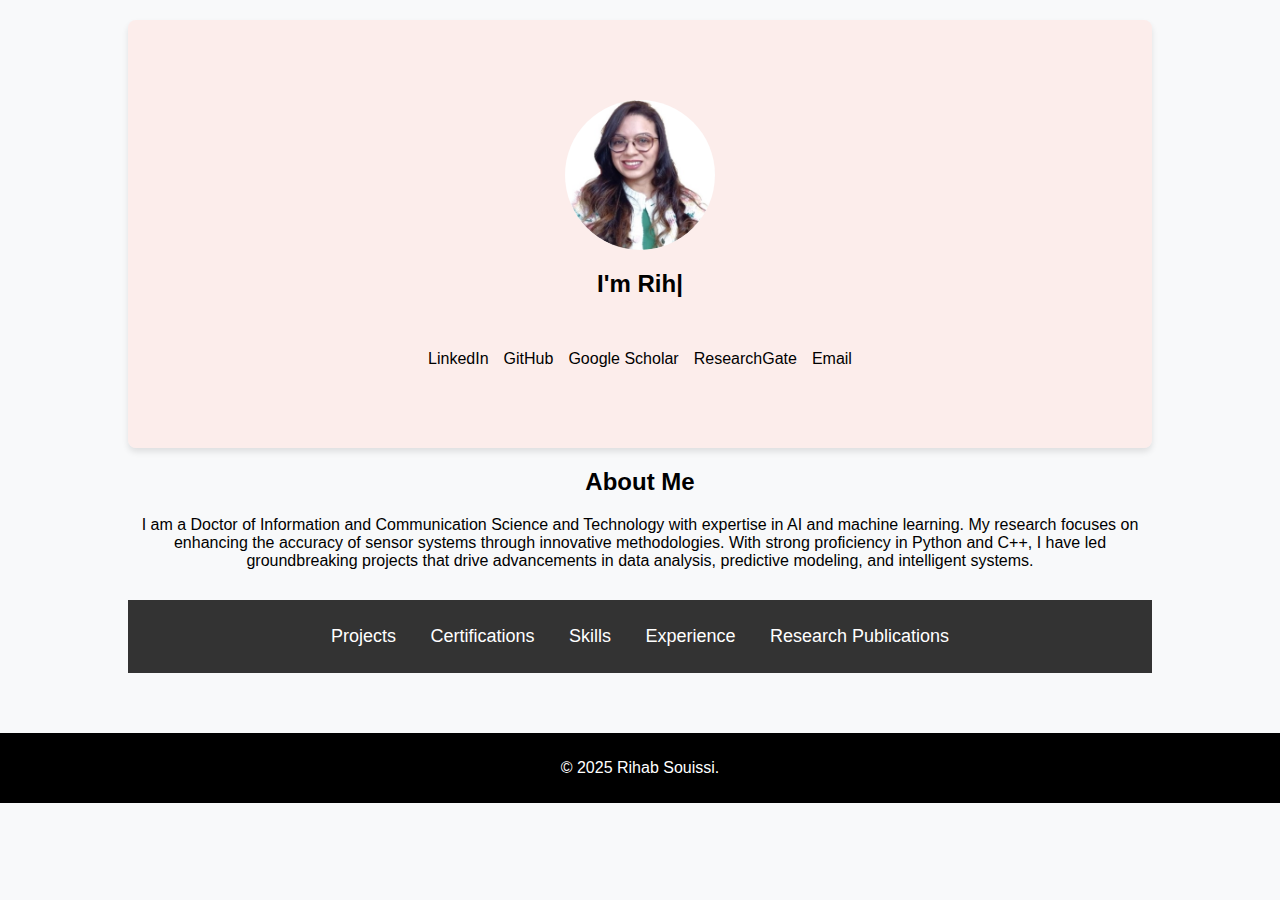
<file: index.html>
<!DOCTYPE html>
<html lang="en">
<head>
    <meta charset="UTF-8">
    <meta name="viewport" content="width=device-width, initial-scale=1.0">
    <title>Rihab Souissi - Portfolio</title>
    <link rel="stylesheet" href="style.css">
</head>
<body>

    <!-- Main Container -->
    <div class="main-container">
        
        <!-- Top Section: Profile and Contacts -->
        <section class="top-section">
            <img src="profile.jpg" alt="Rihab Souissi" class="profile-pic">
            
            <!-- Animated Title -->
            <div class="animated-title">
                <span id="animated-text"></span>
            </div>
            
            <!-- Social Media Links -->
            <div class="social-links">
                <a href="https://www.linkedin.com/in/rihab-souissi17-05-/" target="_blank">LinkedIn</a>
                <a href="https://github.com/Rihab-S" target="_blank">GitHub</a>
                <a href="https://scholar.google.com/citations?hl=fr&user=2qZDT9UAAAAJ" target="_blank">Google Scholar</a>
                <a href="https://www.researchgate.net/profile/Rihab-Souissi" target="_blank">ResearchGate</a>
                <a href="mailto:rihab.souissi.doc@enetcom.usf.tn">Email</a> 
            </div>
        </section>

        <!-- About Me Section -->
        <section id="about">
            <h2>About Me</h2>
            <p>I am a Doctor of Information and Communication Science and Technology with expertise in AI and machine learning. My research focuses on enhancing the accuracy of sensor systems through innovative methodologies. With strong proficiency in Python and C++, I have led groundbreaking projects that drive advancements in data analysis, predictive modeling, and intelligent systems.</p>
        </section>

        <!-- Navigation Bar -->
        <nav class="nav-bar">
            <ul>
                <li><a href="projects.html">Projects</a></li>
                <li><a href="certifications.html">Certifications</a></li>
                <li><a href="skills.html">Skills</a></li>
                <li><a href="experience.html">Experience</a></li>
                <li><a href="research-publications.html">Research Publications</a></li>
            </ul>
        </nav>
    </div>

    <!-- Footer -->
    <footer>
        <p>© 2025 Rihab Souissi.</p>
    </footer>

    <!-- Link to JavaScript file -->
    <script src="script.js"></script>

</body>
</html>
</file>
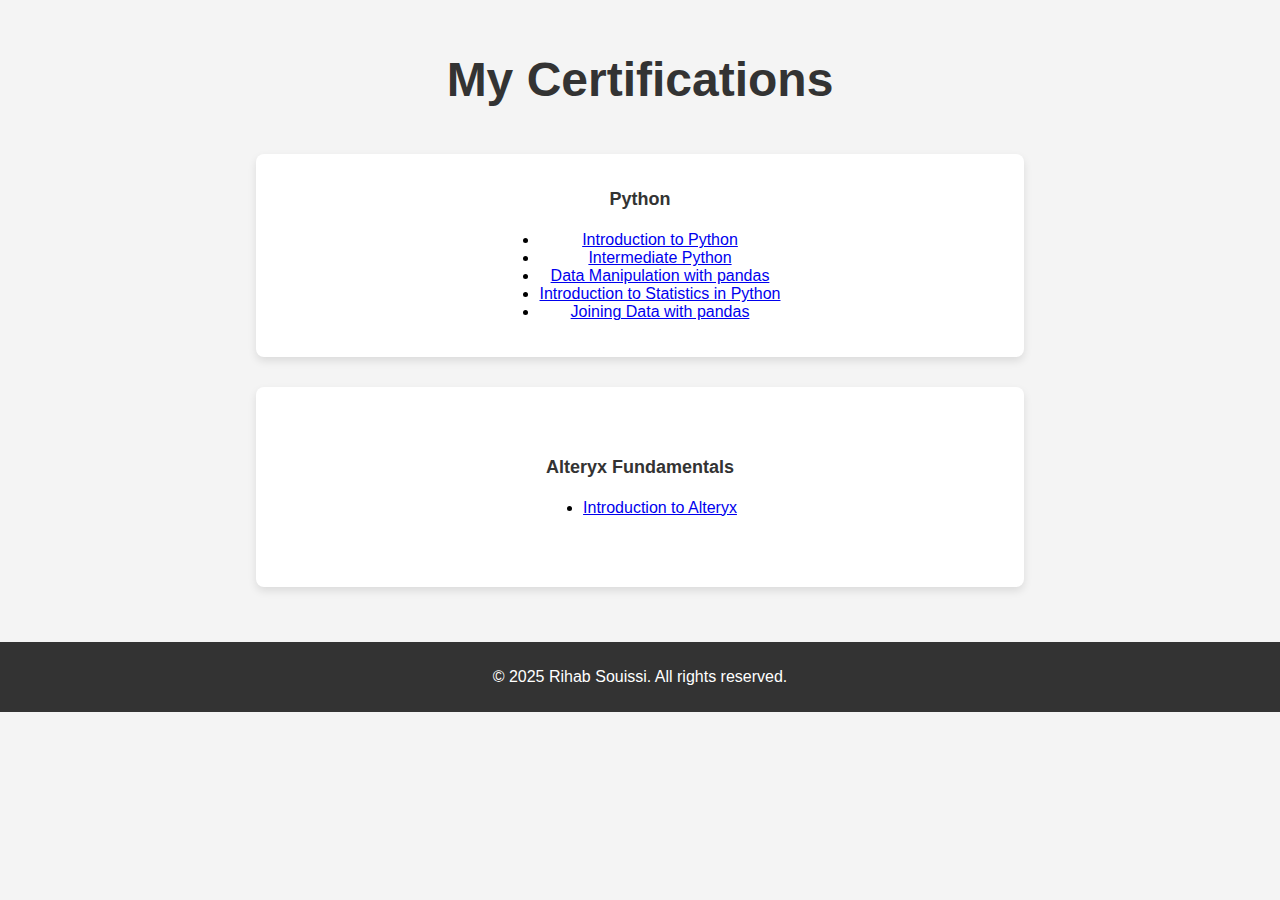
<file: certifications.html>
<!DOCTYPE html>
<html lang="en">
<head>
  <meta charset="UTF-8">
  <meta name="viewport" content="width=device-width, initial-scale=1.0">
  <title>Experience - Rihab Souissi</title>
  <link rel="stylesheet" href="experience-style.css">
</head>
<body>
  <header class="header">
    <h1>My Certifications</h1>
  </header>

  <div class="container">
    <!-- Experience Post 1: Python -->
    <div class="experience-post">
      <h2>Python</h2>
      <ul class="certificates-list">
        <li>
          <a href="https://www.datacamp.com/statement-of-accomplishment/course/1a350be57bbb951ef18f9359d0cd5aef3124b31a?raw=1" target="_blank" class="btn">Introduction to Python</a>
        </li>
        <li>
          <a href="https://www.datacamp.com/statement-of-accomplishment/course/d41356ed1631b7b2b944ce20fd36b3a17cd3914b?raw=1" target="_blank" class="btn">Intermediate Python</a>
        </li>
        <li>
          <a href="https://www.datacamp.com/statement-of-accomplishment/course/d1a15a5ce14cda49409dc6b6a6a2c2ca5ef23e3c?raw=1" target="_blank" class="btn">Data Manipulation with pandas</a>
        </li>
        <li>
          <a href="https://www.datacamp.com/statement-of-accomplishment/course/5afae9081d0c588ee646c698175852e628109879?raw=1" target="_blank" class="btn">Introduction to Statistics in Python</a>
        </li>
        <li>
          <a href="https://www.datacamp.com/statement-of-accomplishment/course/5b25a173a567ae15c25d0dede9f01d45037a9b7f?raw=1" target="_blank" class="btn">Joining Data with pandas</a>
        </li>
      </ul>
    </div>

    <!-- Experience Post 2: Alteryx Fundamentals with no horizontal spacing -->
    <div class="experience-post no-hspace">
      <h2>Alteryx Fundamentals</h2>
      <ul class="certificates-list">
        <li>
          <a href="https://www.datacamp.com/statement-of-accomplishment/course/2398ee2753d3c82e21be38ceda9eec00bd431421?raw=1" target="_blank" class="btn">Introduction to Alteryx</a>
        </li>
      </ul>
    </div>
  </div>

  <footer>
    <p>© 2025 Rihab Souissi. All rights reserved.</p>
  </footer>
</body>
</html>
</file>
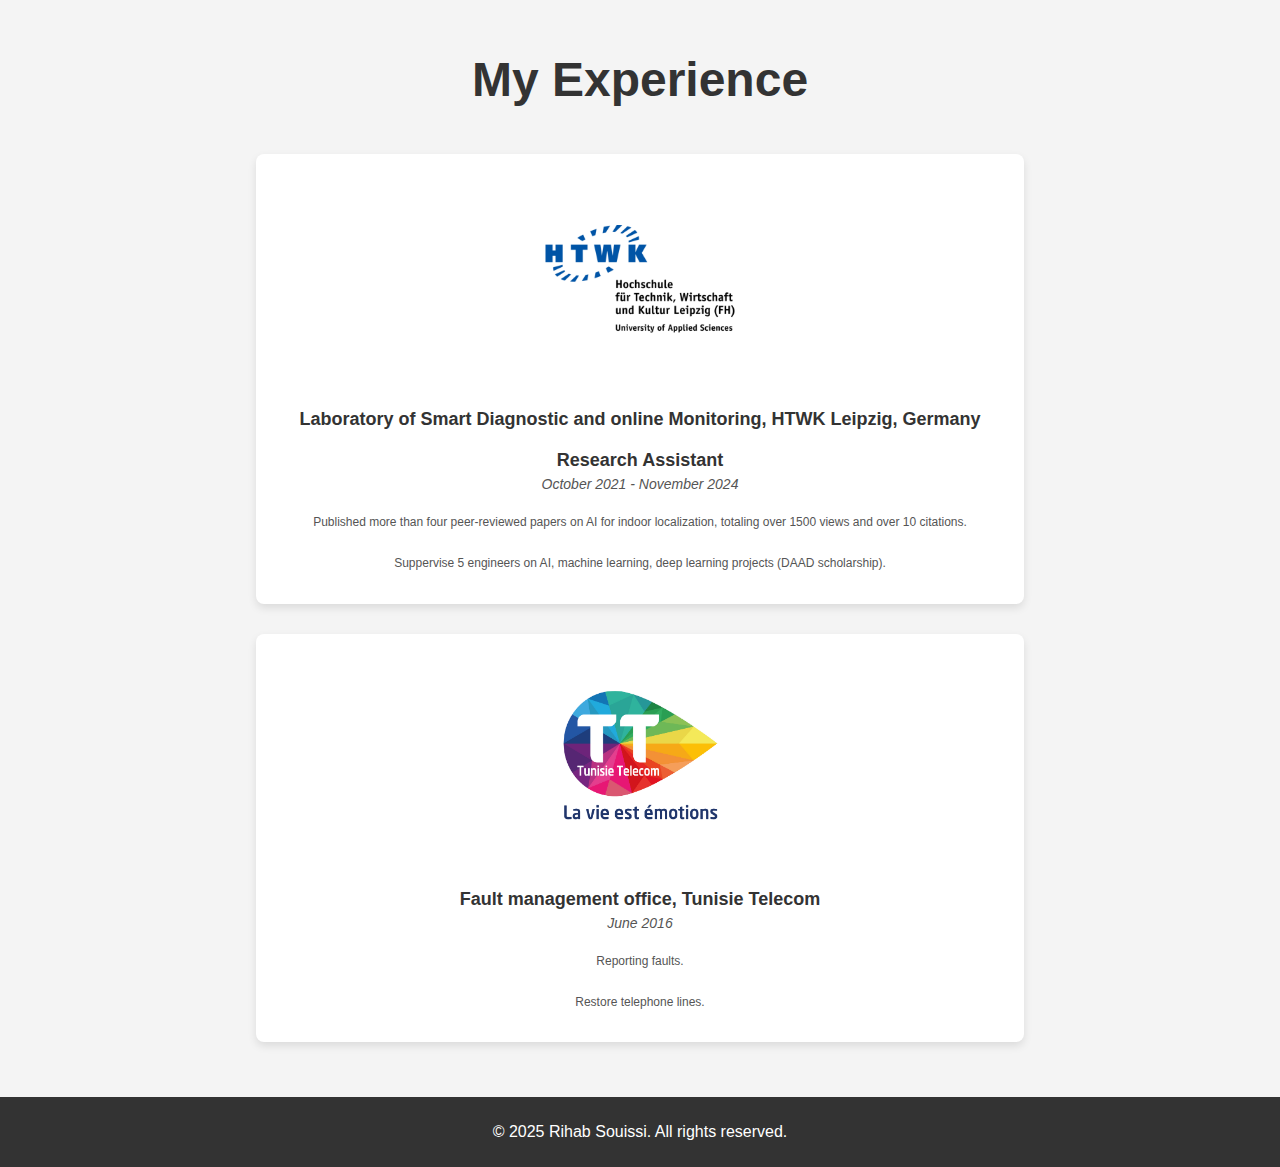
<file: experience.html>
<!DOCTYPE html>
<html lang="en">
<head>
    <meta charset="UTF-8">
    <meta name="viewport" content="width=device-width, initial-scale=1.0">
    <title>Experience - Rihab Souissi</title>
    <link rel="stylesheet" href="experience-style.css">
</head>
<body>
    <header class="header">
        <h1>My Experience</h1>
    </header>

    <div class="container">
        <!-- Experience Post 1 -->
        <div class="experience-post">
            <img src="HTWK.png" alt="HTWK Icon">
            <h2>Laboratory of Smart Diagnostic and online Monitoring, HTWK Leipzig, Germany</h2>
            <h2>Research Assistant</h2>
            <span class="date">October 2021 - November 2024</span>
            <p>Published more than four peer-reviewed papers on AI for indoor localization, totaling over 1500 views and over 10 citations.</p>
            <p>Suppervise 5 engineers on AI, machine learning, deep learning projects (DAAD scholarship).</p>
        </div>

        <!-- Experience Post 2 -->
        <div class="experience-post">
            <img src=" LOGO_TT_.jpg" alt="TT Icon">         
            <h2>Fault management office, Tunisie Telecom</h2>
            <span class="date">June 2016</span>
            <p>Reporting faults.</p>
            <p>Restore telephone lines.</p>
        </div>

        <!-- Experience Post 3 -->
<!--         <div class="experience-post">
            <h2>Machine Learning Engineer</h2>
            <span class="date">June 2018 - February 2020</span>
            <p>Developed and deployed machine learning models for various applications, improving efficiency and automation in multiple industries.</p>
        </div> -->
    </div>

    <footer>
        <p>© 2025 Rihab Souissi. All rights reserved.</p>
    </footer>
</body>
</html>
</file>
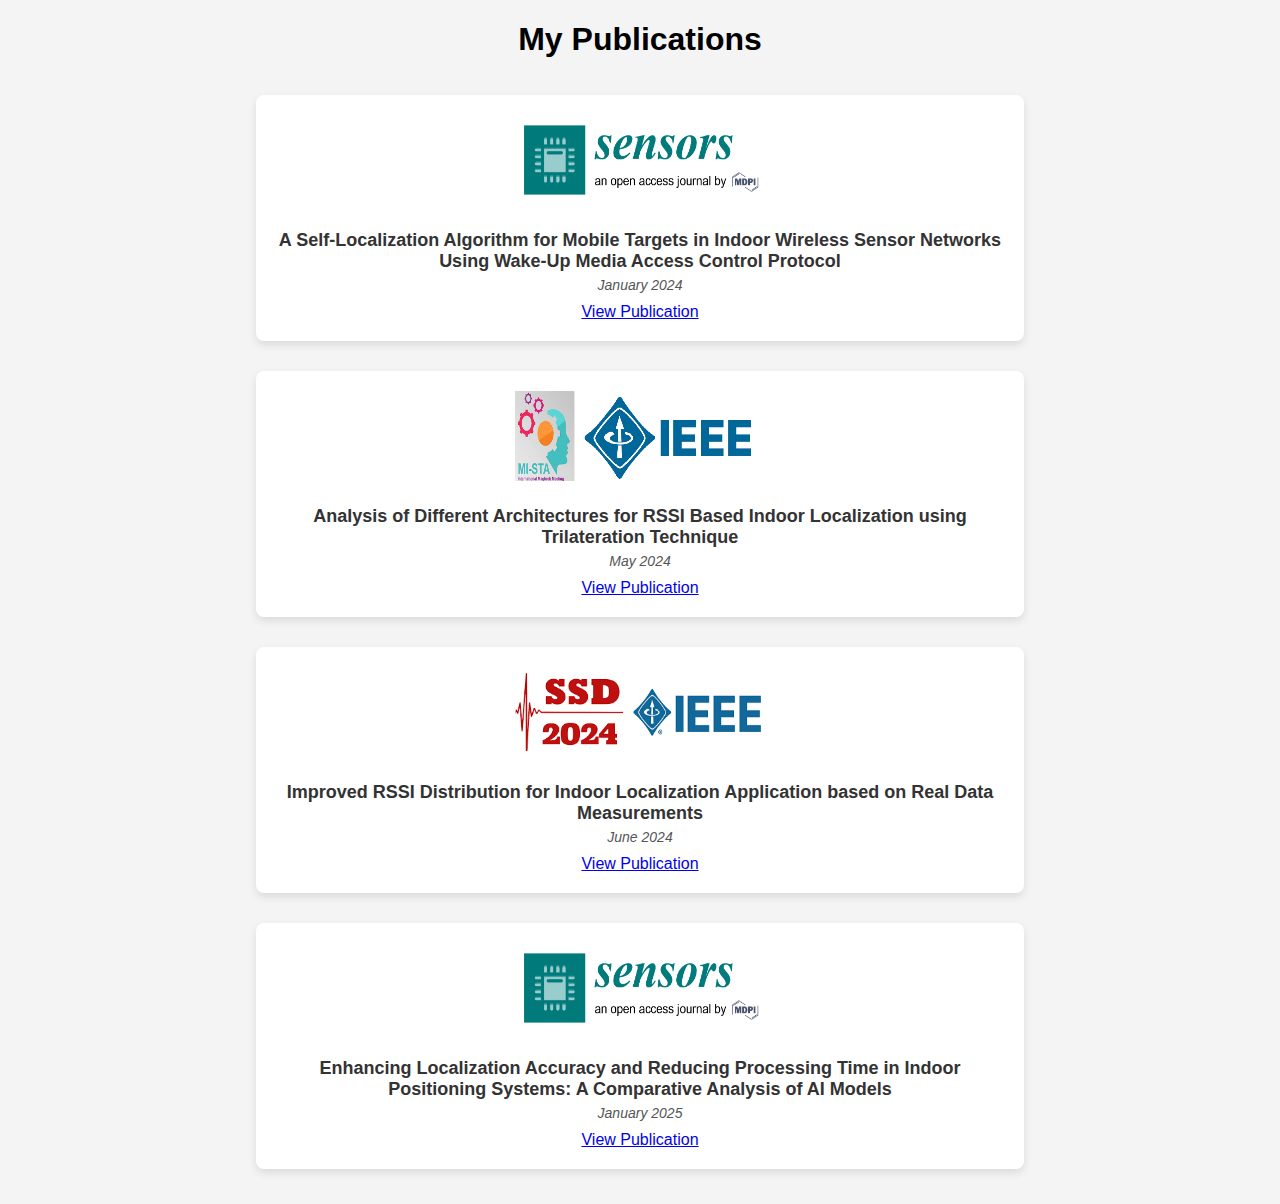
<file: research-publications.html>
<!DOCTYPE html>
<html lang="en">
<head>
    <meta charset="UTF-8">
    <meta name="viewport" content="width=device-width, initial-scale=1.0">
    <title>Publications - Rihab Souissi</title>
    <link rel="stylesheet" href="publication-style.css">
</head>
<body>
    <h1>My Publications</h1>
    <div class="container">
        
        <div class="experience-post">
            <img src="MDPI_Sensors-logo.png" alt="MDPI Icon">
            <h2>A Self-Localization Algorithm for Mobile Targets in Indoor Wireless Sensor Networks Using Wake-Up Media Access Control Protocol</h2>
            <span class="date">January 2024</span>
            <a href="https://www.mdpi.com/1424-8220/24/3/802" target="_blank" class="btn">View Publication</a>
        </div>

        <div class="experience-post">
            <img src="MI-STA.png" alt="MI-STA Icon">
            <h2>Analysis of Different Architectures for RSSI Based Indoor Localization using Trilateration Technique</h2>
            <span class="date">May 2024</span>
            <a href="https://ieeexplore.ieee.org/document/10599696/" target="_blank" class="btn">View Publication</a>
        </div>

        <div class="experience-post">
            <img src="ssd.png" alt="ssd Icon">
            <h2>Improved RSSI Distribution for Indoor Localization Application based on Real Data Measurements</h2>
            <span class="date">June 2024</span>
            <a href="https://ieeexplore.ieee.org/document/10548383" target="_blank" class="btn">View Publication</a>
        </div>

        <div class="experience-post">
            <img src="MDPI_Sensors-logo.png" alt="MDPI Icon">
            <h2>Enhancing Localization Accuracy and Reducing Processing Time in Indoor Positioning Systems: A Comparative Analysis of AI Models</h2>
            <span class="date">January 2025</span>
            <a href="https://www.mdpi.com/1424-8220/25/2/475" target="_blank" class="btn">View Publication</a>
        </div>
    </div>
</body>
</html>
</file>
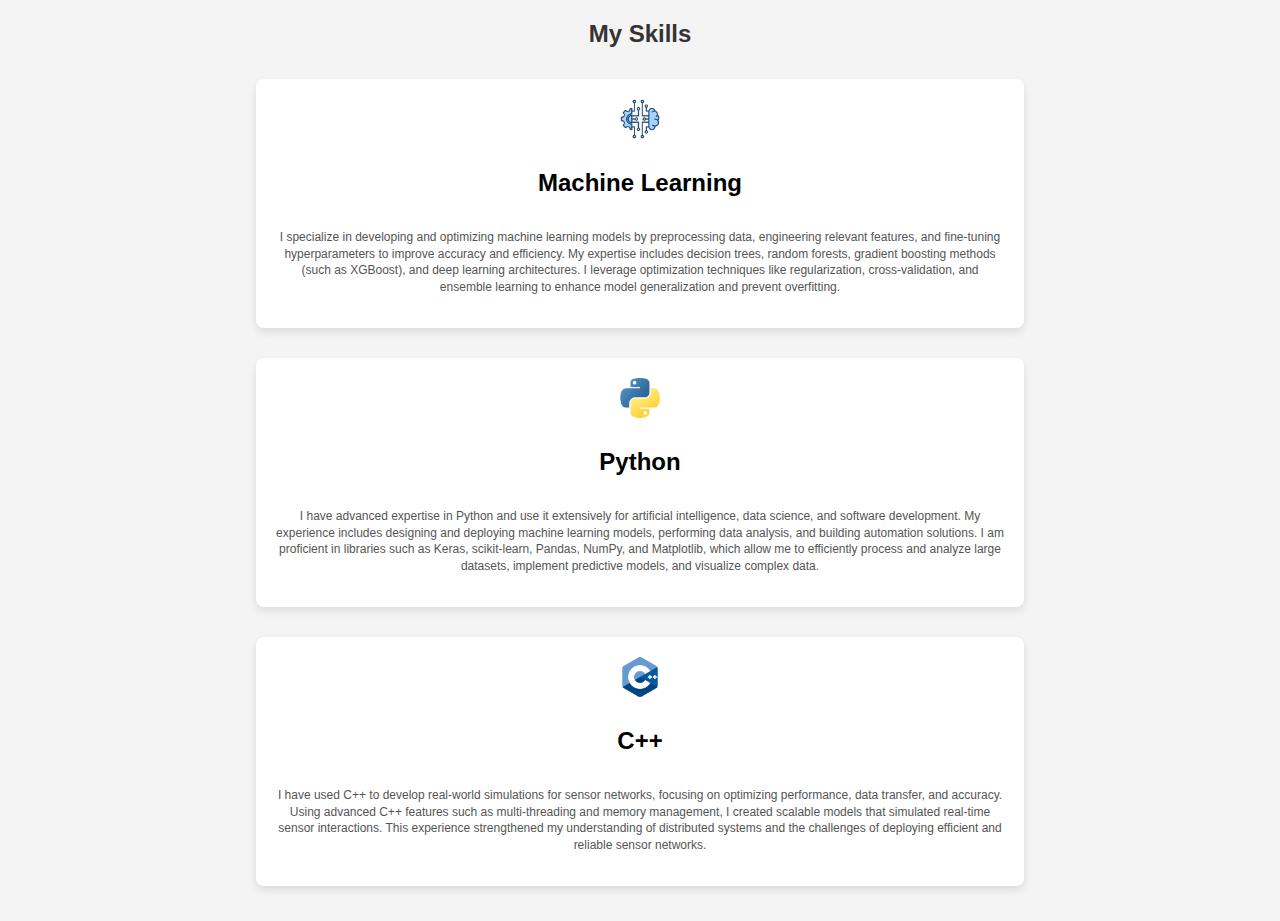
<file: skills.html>
<!DOCTYPE html>
<html lang="en">
<head>
    <meta charset="UTF-8">
    <meta name="viewport" content="width=device-width, initial-scale=1.0">
    <title>Skills - Rihab Souissi</title>
    <link rel="stylesheet" href="style-skills.css">
</head>
<body>
    <h1>My Skills</h1>
    <div class="skills-container">
        <div class="skill-box">
            <img src="ML-icon.png" alt="Machine Learning Icon">
            <h2>Machine Learning</h2>
            <p>I specialize in developing and optimizing machine learning models by preprocessing data, engineering relevant features, and fine-tuning hyperparameters to improve accuracy and efficiency. My expertise includes decision trees, random forests, gradient boosting methods (such as XGBoost), and deep learning architectures. I leverage optimization techniques like regularization, cross-validation, and ensemble learning to enhance model generalization and prevent overfitting.</p>
        </div> 
        <div class="skill-box">
            <img src="python.png" alt="Python Icon">
            <h2>Python</h2>
            <p>I have advanced expertise in Python and use it extensively for artificial intelligence, data science, and software development. My experience includes designing and deploying machine learning models, performing data analysis, and building automation solutions. I am proficient in libraries such as Keras, scikit-learn, Pandas, NumPy, and Matplotlib, which allow me to efficiently process and analyze large datasets, implement predictive models, and visualize complex data. </p>
        </div>
        <div class="skill-box">
            <img src="c++.png" alt="C++ Icon">
            <h2>C++</h2>
            <p>I have used C++ to develop real-world simulations for sensor networks, focusing on optimizing performance, data transfer, and accuracy. Using advanced C++ features such as multi-threading and memory management, I created scalable models that simulated real-time sensor interactions. This experience strengthened my understanding of distributed systems and the challenges of deploying efficient and reliable sensor networks.</p>
        </div>
    </div>
</body>
</html>
</file>
<file: style.css>
/* General Styles */
body {
    font-family: Arial, sans-serif;
    margin: 0;
    padding: 0;
    background-color: #f8f9fa;
    color: #000;
    text-align: center;
}

/* Main Container */
.main-container {
    width: 80%;
    margin: 0 auto;
    padding: 20px;
}

/* Top Section */
.top-section {
    background-color: rgba(255, 228, 225, 0.6);
    padding: 80px 20px;
    border-radius: 8px;
    box-shadow: 0px 4px 6px rgba(0, 0, 0, 0.1);
    display: flex;
    flex-direction: column;
    align-items: center;
}

/* Profile Image */
.profile-pic {
    width: 150px;
    height: 150px;
    border-radius: 50%;
    background: none;
    margin-bottom: 20px; /* Space below the picture */
}

/* Animated Title */
.animated-title {
    font-size: 24px;
    font-weight: bold;
    height: 30px; /* Prevents layout shift */
    margin-bottom: 30px; /* Space below the animation */
}

/* Cursor effect */
#animated-text::after {
    content: "|";
    animation: blink 0.6s infinite;
}

@keyframes blink {
    50% { opacity: 0; }
}

/* Social Links */
.social-links {
    margin-top: 20px;
    display: flex;
    justify-content: center;
    gap: 15px;
}

.social-links a {
    text-decoration: none;
    color: #000;
    font-size: 16px;
    display: flex;
    align-items: center;
    gap: 10px;
}

/* Navigation Bar */
.nav-bar {
    background-color: #333;
    padding: 10px;
    margin-top: 30px;
}

.nav-bar ul {
    list-style-type: none;
    padding: 0;
}

.nav-bar li {
    display: inline;
    margin: 0 15px;
}

.nav-bar a {
    text-decoration: none;
    color: white;
    font-size: 18px;
}

/* Footer */
footer {
    background-color: #000;
    color: white;
    text-align: center;
    padding: 10px;
    margin-top: 40px;
}
</file>
<file: experience-style.css>
/* General Page Styling */
body {
    font-family: Arial, sans-serif;
    background-color: #f4f4f4;
    margin: 0;
    padding: 0;
    display: flex;
    flex-direction: column;
    align-items: center;
    height: 100vh;
}

/* Header Styling */
.header {
    color: #333;
    margin-top: 20px;
    font-size: 24px; /* Smaller font size for heading */
    text-align: center;
}

/* Main Container */
.container {
    display: flex;
    flex-direction: column;
    align-items: center;
    width: 100%;
    height: auto;
    padding-bottom: 20px;
}

/* Experience Post Styling */
.experience-post {
    background: white;
    padding: 20px;
    width: 60%;
    min-height: 200px;
    display: flex;
    flex-direction: column;
    justify-content: center;
    align-items: center;
    box-shadow: 0 4px 8px rgba(0, 0, 0, 0.1);
    border-radius: 8px;
    transition: transform 0.3s;
    text-align: center;
    margin: 15px 0;
    box-sizing: border-box;
}

/* Title and Date */
.experience-post h2 {
    font-size: 18px;
    color: #333;
    margin-bottom: 5px;
}

.experience-post .date {
    font-size: 14px;
    color: #555;
    font-style: italic;
    display: block;
    margin-bottom: 10px;
}

/* Description */
.experience-post p {
    font-size: 12px;
    line-height: 1.4;
    color: #555;
}

.experience-post:hover {
    transform: scale(1.05);
}
/* Logo Icon Styling */
.experience-post img {
    width: 210px; /* Smaller icon */
    height: 210px;
    margin-bottom: 10px; 
}

/* Footer Styling */
footer {
    background-color: #333;
    color: white;
    text-align: center;
    padding: 10px;
    margin-top: 20px;
    width: 100%;
}
</file>
<file: publication-style.css>
/* General Page Styling */
body {
    font-family: Arial, sans-serif;
    background-color: #f4f4f4;
    margin: 0;
    padding: 0;
    display: flex;
    flex-direction: column;
    align-items: center;
    height: 100vh;
}

/* Header Styling */
.header {
    color: #333;
    margin-top: 20px;
    font-size: 24px; /* Smaller font size for heading */
    text-align: center;
}

/* Main Container */
.container {
    display: flex;
    flex-direction: column;
    align-items: center;
    width: 100%;
    height: auto;
    padding-bottom: 20px;
}

/* Experience Post Styling */
.experience-post {
    background: white;
    padding: 20px;
    width: 60%;
    min-height: 200px;
    display: flex;
    flex-direction: column;
    justify-content: center;
    align-items: center;
    box-shadow: 0 4px 8px rgba(0, 0, 0, 0.1);
    border-radius: 8px;
    transition: transform 0.3s;
    text-align: center;
    margin: 15px 0;
    box-sizing: border-box;
}

/* Title and Date */
.experience-post h2 {
    font-size: 18px;
    color: #333;
    margin-bottom: 5px;
}

.experience-post .date {
    font-size: 14px;
    color: #555;
    font-style: italic;
    display: block;
    margin-bottom: 10px;
}

/* Description */
.experience-post p {
    font-size: 12px;
    line-height: 1.4;
    color: #555;
}

.experience-post:hover {
    transform: scale(1.05);
}
/* Logo Icon Styling */
.experience-post img {
    width: 250px; /* Smaller icon */
    height: 90px;
    margin-bottom: 10px;
} 

/* Footer Styling */
footer {
    background-color: #333;
    color: white;
    text-align: center;
    padding: 10px;
    margin-top: 20px;
    width: 100%;
}
</file>
<file: style-skills.css>
body {
    font-family: Arial, sans-serif;
    background-color: #f4f4f4;
    margin: 0;
    padding: 0;
    display: flex;
    flex-direction: column;
    align-items: center;
    height: 100vh;
}

h1 {
    color: #333;
    margin-top: 20px;
    font-size: 24px; /* Smaller font size for heading */
}

.skills-container {
    display: flex;
    flex-direction: column;
    align-items: center;
    width: 100%;
    height: auto;
    padding-bottom: 20px;
}

.skill-box {
    background: white;
    padding: 20px;
    width: 60%;
    min-height: 200px;
    display: flex;
    flex-direction: column;
    justify-content: center;
    align-items: center;
    box-shadow: 0 4px 8px rgba(0, 0, 0, 0.1);
    border-radius: 8px;
    transition: transform 0.3s;
    text-align: center;
    margin: 15px 0;
    box-sizing: border-box;
}

.skill-box img {
    width: 40px; /* Slightly smaller icon */
    height: 40px;
    margin-bottom: 10px;
}

.skill-box p {
    font-size: 12px; /* Smaller font size for the paragraph */
    line-height: 1.4;
    color: #555;
}

.skill-box:hover {
    transform: scale(1.05);
}
</file>
